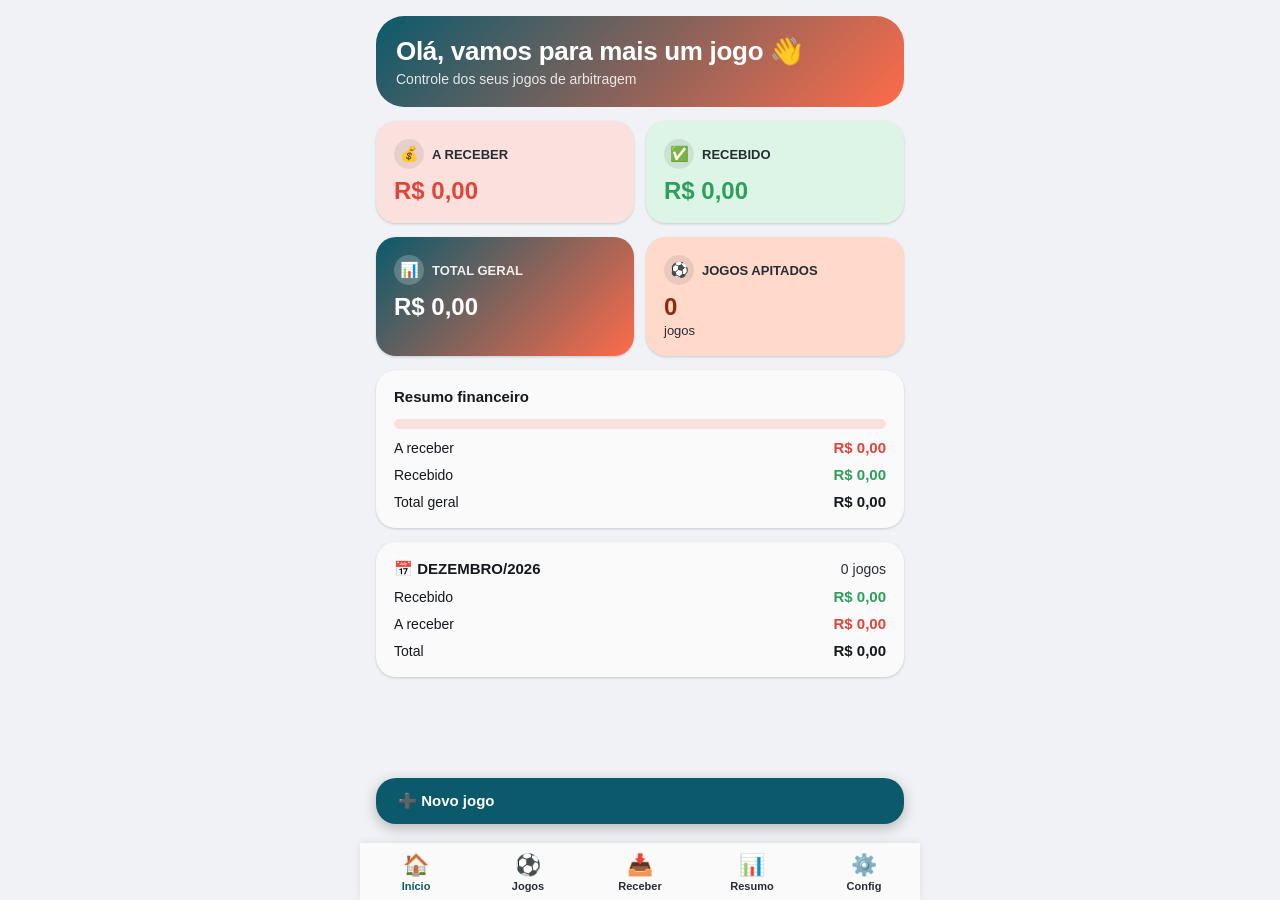
<file: web/index.html>
<!DOCTYPE html>
<html lang="pt-BR">
<head>
<meta charset="UTF-8" />
<meta name="viewport" content="width=device-width, initial-scale=1, viewport-fit=cover, maximum-scale=1" />
<title>Escalas Árbitros</title>
<meta name="description" content="ESCALA S ARBITRAGEM — controle de jogos, pagamentos e recibos de arbitragem, 100% offline." />
<meta name="theme-color" content="#0B5A6C" />
<link rel="manifest" href="manifest.json" />
<link rel="icon" href="icons/icon-192.png" />
<link rel="apple-touch-icon" href="icons/apple-touch-icon.png" />
<meta name="apple-mobile-web-app-capable" content="yes" />
<meta name="apple-mobile-web-app-status-bar-style" content="black-translucent" />
<meta name="apple-mobile-web-app-title" content="Escalas Árbitros" />
<meta name="mobile-web-app-capable" content="yes" />
<link rel="stylesheet" href="css/styles.css" />
<script>
  // Aplica o tema salvo ANTES da primeira pintura, para não "piscar" o tema errado.
  (function () {
    try {
      var tema = localStorage.getItem('tema');
      if (tema === 'claro') document.documentElement.setAttribute('data-theme', 'light');
      else if (tema === 'escuro') document.documentElement.setAttribute('data-theme', 'dark');
    } catch (e) {}
  })();
</script>
</head>
<body>
<div id="app">
  <div id="app-view"></div>
  <nav id="bottom-nav" class="bottom-nav"></nav>
</div>
<div id="toast-host"></div>

<script src="js/vendor/jspdf.umd.min.js"></script>
<script src="js/core.js"></script>
<script src="js/db.js"></script>
<script src="js/backup.js"></script>
<script src="js/pdf.js"></script>
<script src="js/ui.js"></script>
<script src="js/views-dashboard.js"></script>
<script src="js/views-jogos.js"></script>
<script src="js/views-recebimento.js"></script>
<script src="js/views-resumo.js"></script>
<script src="js/views-configuracoes.js"></script>
<script src="js/views-jogoform.js"></script>
<script src="js/views-jogodetail.js"></script>
<script src="js/views-recibo.js"></script>
<script>bootApp();</script>
</body>
</html>
</file>
<file: web/css/styles.css>
/* ESCALA S ARBITRAGEM — Web (PWA)
   Mesma identidade visual do app Android: azul petróleo + coral vibrante,
   cards com contraste do fundo, cantos arredondados, gradiente em
   destaques. Tokens abaixo espelham 1:1 android/.../ui/theme/Color.kt e
   Theme.kt (claro e escuro). */

:root {
  --petroleo-10: #00181D;
  --petroleo-20: #002830;
  --petroleo-40: #0B5A6C;
  --petroleo-80: #96D4E3;
  --petroleo-90: #BDE9F2;
  --petroleo-95: #DEF5FA;
  --coral-30: #96280A;
  --coral-40: #C5401B;
  --coral-80: #FFB59D;
  --coral-90: #FFDACB;
  --coral-vibrante: #FF6B4A;
  --vermelho-40: #B3261E;
  --vermelho-90: #F9DEDC;
  --slate-40: #55647A;
  --slate-80: #BEC8D9;
  --neutro-10: #15181D;
  --neutro-20: #282C33;
  --neutro-26: #31363F;
  --neutro-90: #E3E5E9;
  --neutro-95: #F1F2F5;
  --neutro-99: #FAFAFB;
  --status-recebido: #2E9E5B;
  --status-recebido-bg: #DCF5E6;
  --status-areceber: #E0453A;
  --status-areceber-bg: #FBE1DE;

  --bg: var(--neutro-95);
  --surface: var(--neutro-99);
  --surface-variant: var(--neutro-90);
  --on-surface: var(--neutro-10);
  --on-surface-variant: var(--neutro-20);
  --primary: var(--petroleo-40);
  --on-primary: #ffffff;
  --primary-container: var(--petroleo-90);
  --on-primary-container: var(--petroleo-10);
  --tertiary: var(--coral-40);
  --on-tertiary: #ffffff;
  --tertiary-container: var(--coral-90);
  --on-tertiary-container: var(--coral-30);
  --error: var(--vermelho-40);
  --error-container: var(--vermelho-90);
  --outline: var(--slate-40);
  --status-recebido-bg-themed: var(--status-recebido-bg);
  --status-areceber-bg-themed: var(--status-areceber-bg);
  --shadow: 0 1px 3px rgba(21, 24, 29, 0.10), 0 1px 2px rgba(21, 24, 29, 0.08);
  --radius-s: 14px;
  --radius-m: 20px;
  --radius-l: 28px;
}

:root[data-theme="dark"] {
  --bg: var(--neutro-10);
  --surface: var(--neutro-20);
  --surface-variant: var(--neutro-26);
  --on-surface: var(--neutro-90);
  --on-surface-variant: var(--neutro-90);
  --primary: var(--petroleo-80);
  --on-primary: var(--petroleo-20);
  --primary-container: var(--petroleo-40);
  --on-primary-container: var(--petroleo-95);
  --tertiary: var(--coral-80);
  --on-tertiary: var(--petroleo-20);
  --tertiary-container: var(--coral-40);
  --on-tertiary-container: var(--coral-90);
  --outline: var(--slate-80);
  --status-recebido-bg-themed: #10361F;
  --status-areceber-bg-themed: #3E1512;
  --shadow: 0 2px 8px rgba(0, 0, 0, 0.35);
}

@media (prefers-color-scheme: dark) {
  :root:not([data-theme="light"]) {
    --bg: var(--neutro-10);
    --surface: var(--neutro-20);
    --surface-variant: var(--neutro-26);
    --on-surface: var(--neutro-90);
    --on-surface-variant: var(--neutro-90);
    --primary: var(--petroleo-80);
    --on-primary: var(--petroleo-20);
    --primary-container: var(--petroleo-40);
    --on-primary-container: var(--petroleo-95);
    --tertiary: var(--coral-80);
    --on-tertiary: var(--petroleo-20);
    --tertiary-container: var(--coral-40);
    --on-tertiary-container: var(--coral-90);
    --outline: var(--slate-80);
    --status-recebido-bg-themed: #10361F;
    --status-areceber-bg-themed: #3E1512;
    --shadow: 0 2px 8px rgba(0, 0, 0, 0.35);
  }
}

* { box-sizing: border-box; -webkit-tap-highlight-color: transparent; }

html, body {
  margin: 0; padding: 0; height: 100%;
  background: var(--bg);
  color: var(--on-surface);
  font-family: -apple-system, BlinkMacSystemFont, "Segoe UI", Roboto, Helvetica, Arial, sans-serif;
  -webkit-font-smoothing: antialiased;
}

body { padding-bottom: env(safe-area-inset-bottom); overscroll-behavior-y: none; }

a { color: inherit; }

#app { max-width: 560px; margin: 0 auto; min-height: 100vh; display: flex; flex-direction: column; background: var(--bg); }

.view { padding: 16px 16px calc(96px + env(safe-area-inset-bottom)); flex: 1; }
.view--no-nav-pad { padding-bottom: 32px; }

h1, h2, h3, p { margin: 0; }

.headline { font-size: 26px; font-weight: 800; letter-spacing: -0.3px; }
.title { font-size: 20px; font-weight: 700; letter-spacing: -0.2px; }
.subtitle { font-size: 15px; font-weight: 700; }
.muted { color: var(--on-surface-variant); font-size: 14px; }
.small { font-size: 12.5px; }

/* ---------------- Cards ---------------- */
.card {
  background: var(--surface);
  border-radius: var(--radius-m);
  box-shadow: var(--shadow);
  padding: 18px;
  margin-bottom: 14px;
}
.card-row { display: flex; align-items: center; justify-content: space-between; }
.card-grid-2 { display: grid; grid-template-columns: 1fr 1fr; gap: 12px; margin-bottom: 14px; }

.hero-gradient {
  background: linear-gradient(135deg, var(--primary), var(--coral-vibrante));
  color: #fff;
  border-radius: var(--radius-l);
  padding: 20px;
  margin-bottom: 14px;
}
.hero-gradient .muted { color: rgba(255,255,255,0.85); }
.hero-gradient .headline, .hero-gradient .title { color: #fff; }

/* Stat cards (dashboard) */
.stat-card { background: var(--surface-variant); border-radius: var(--radius-m); box-shadow: var(--shadow); padding: 18px; }
.stat-card.gradient { background: linear-gradient(135deg, var(--primary), var(--coral-vibrante)); color: #fff; }
.stat-card .stat-head { display: flex; align-items: center; gap: 8px; }
.stat-card .icon-badge { width: 30px; height: 30px; border-radius: 50%; display: flex; align-items: center; justify-content: center; font-size: 15px; background: rgba(0,0,0,0.08); flex: none; }
.stat-card.gradient .icon-badge { background: rgba(255,255,255,0.22); }
.stat-card .stat-label { font-size: 13px; font-weight: 600; color: var(--on-surface-variant); }
.stat-card.gradient .stat-label { color: rgba(255,255,255,0.9); }
.stat-card .stat-value { font-size: 24px; font-weight: 800; margin-top: 8px; }
.stat-card .stat-sub { font-size: 13px; color: var(--on-surface-variant); margin-top: 2px; }
.stat-card.gradient .stat-sub { color: rgba(255,255,255,0.85); }

/* ---------------- Status chip ---------------- */
.chip { display: inline-flex; align-items: center; gap: 4px; padding: 5px 12px; border-radius: 999px; font-size: 12.5px; font-weight: 700; }
.chip--recebido { background: var(--status-recebido-bg-themed); color: var(--status-recebido); }
.chip--areceber { background: var(--status-areceber-bg-themed); color: var(--status-areceber); }

/* ---------------- Proportion bar ---------------- */
.proportion-bar { width: 100%; height: 10px; border-radius: 999px; background: var(--status-areceber-bg-themed); overflow: hidden; }
.proportion-bar > div { height: 100%; background: var(--status-recebido); border-radius: 999px; transition: width 0.4s ease; }

/* ---------------- Buttons ---------------- */
.btn {
  display: inline-flex; align-items: center; justify-content: center; gap: 8px;
  border: none; border-radius: 16px; padding: 14px 18px; font-size: 15px; font-weight: 700;
  cursor: pointer; background: var(--primary); color: var(--on-primary); width: 100%;
  font-family: inherit;
}
.btn:active { opacity: 0.85; }
.btn:disabled { opacity: 0.55; cursor: default; }
.btn--tertiary { background: var(--tertiary); color: var(--on-tertiary); }
.btn--outline { background: transparent; color: var(--primary); border: 1.5px solid var(--outline); }
.btn--text { background: transparent; color: var(--primary); width: auto; padding: 8px 10px; }
.btn--text-error { background: transparent; color: var(--error); width: auto; }
.btn--danger-outline { background: transparent; color: var(--error); border: 1.5px solid var(--error); }
.btn--sm { width: auto; padding: 10px 14px; font-size: 14px; }
.btn-row { display: flex; flex-direction: column; gap: 10px; }

.icon-btn {
  display: inline-flex; align-items: center; justify-content: center;
  width: 40px; height: 40px; border-radius: 50%; border: none; background: transparent;
  color: var(--on-surface); cursor: pointer; font-size: 20px;
}
.icon-btn:active { background: var(--surface-variant); }

.fab {
  position: fixed; left: 50%; transform: translateX(-50%);
  bottom: calc(76px + env(safe-area-inset-bottom));
  background: var(--primary); color: var(--on-primary);
  border: none; border-radius: 20px; padding: 14px 22px; font-weight: 700; font-size: 15px;
  box-shadow: 0 4px 14px rgba(0,0,0,0.25); display: flex; align-items: center; gap: 8px; cursor: pointer;
  z-index: 40; max-width: calc(560px - 32px); width: calc(100% - 32px);
}

/* ---------------- Forms ---------------- */
.field { margin-bottom: 14px; }
.field label { display: block; font-size: 13px; font-weight: 600; color: var(--on-surface-variant); margin-bottom: 6px; }
.field input[type=text], .field input[type=search], .field input[type=number], .field textarea, .field select {
  width: 100%; border: 1.5px solid var(--outline); border-radius: 14px; padding: 12px 14px;
  font-size: 15px; background: var(--surface); color: var(--on-surface); font-family: inherit;
}
.field input:focus, .field textarea:focus, .field select:focus { outline: none; border-color: var(--primary); }
.field textarea { resize: vertical; min-height: 70px; }
.field .error-text { color: var(--error); font-size: 12.5px; margin-top: 4px; }
.field.has-error input, .field.has-error textarea { border-color: var(--error); }
.field-row { display: flex; gap: 12px; }
.field-row > .field { flex: 1; }
.datalist-field { position: relative; }

.segmented { display: flex; border: 1.5px solid var(--outline); border-radius: 14px; overflow: hidden; }
.segmented button {
  flex: 1; padding: 11px; border: none; background: var(--surface); color: var(--on-surface);
  font-size: 14px; font-weight: 600; cursor: pointer; font-family: inherit;
}
.segmented button.active { background: var(--primary); color: var(--on-primary); }
.segmented button + button { border-left: 1.5px solid var(--outline); }

.section-header { font-size: 13px; font-weight: 800; color: var(--primary); text-transform: uppercase; letter-spacing: 0.4px; margin-bottom: 10px; }

/* Search + filter row */
.search-row { display: flex; gap: 10px; margin-bottom: 14px; align-items: center; }
.search-box { flex: 1; display: flex; align-items: center; gap: 8px; border: 1.5px solid var(--outline); border-radius: 16px; padding: 10px 14px; background: var(--surface); }
.search-box input { border: none; outline: none; background: transparent; flex: 1; font-size: 15px; color: var(--on-surface); font-family: inherit; }
.filter-btn { display: flex; align-items: center; gap: 6px; border: 1.5px solid var(--outline); border-radius: 16px; padding: 10px 14px; background: var(--surface); color: var(--on-surface); font-weight: 600; font-size: 14px; cursor: pointer; position: relative; font-family: inherit; }
.filter-btn .badge-dot { position: absolute; top: -3px; right: -3px; width: 10px; height: 10px; border-radius: 50%; background: var(--error); }

.chip-row { display: flex; gap: 8px; overflow-x: auto; padding-bottom: 4px; margin-bottom: 10px; }
.chip-btn { white-space: nowrap; padding: 8px 14px; border-radius: 999px; border: 1.5px solid var(--outline); background: var(--surface); color: var(--on-surface); font-size: 13.5px; font-weight: 600; cursor: pointer; font-family: inherit; }
.chip-btn.active { background: var(--primary-container); color: var(--on-primary-container); border-color: transparent; }

/* ---------------- Jogo item ---------------- */
.jogo-item { background: var(--surface); border-radius: var(--radius-m); box-shadow: var(--shadow); padding: 16px; margin-bottom: 10px; cursor: pointer; }
.jogo-item .top-row { display: flex; justify-content: space-between; align-items: flex-start; gap: 8px; }
.jogo-item .title-row { display: flex; align-items: center; gap: 10px; flex: 1; min-width: 0; }
.jogo-item .icon-badge { width: 30px; height: 30px; border-radius: 50%; background: var(--tertiary-container); display: flex; align-items: center; justify-content: center; font-size: 15px; flex: none; }
.jogo-item .confronto { font-size: 16px; font-weight: 700; overflow: hidden; text-overflow: ellipsis; display: -webkit-box; -webkit-line-clamp: 2; -webkit-box-orient: vertical; }
.jogo-item .datahora { color: var(--on-surface-variant); font-size: 14px; margin-top: 6px; }
.jogo-item .subinfo { color: var(--on-surface-variant); font-size: 14px; margin-top: 2px; }
.jogo-item .valor { font-size: 18px; font-weight: 800; margin-top: 10px; }
.jogo-item .valor.recebido { color: var(--status-recebido); }
.jogo-item.selected { background: var(--primary-container); }
.jogo-item .comp-tag { font-size: 12px; font-weight: 800; color: var(--primary); margin-bottom: 2px; }
.jogo-item input[type=checkbox] { width: 20px; height: 20px; margin-right: 6px; }

.empty-state { text-align: center; padding: 48px 20px; color: var(--on-surface-variant); }
.empty-state .icon { font-size: 44px; margin-bottom: 12px; }
.empty-state .title { font-size: 17px; font-weight: 700; color: var(--on-surface); margin-bottom: 6px; }

/* ---------------- Bottom nav ---------------- */
.bottom-nav {
  position: fixed; bottom: 0; left: 50%; transform: translateX(-50%);
  width: 100%; max-width: 560px; display: flex; background: var(--surface);
  box-shadow: 0 -1px 8px rgba(0,0,0,0.08); padding-bottom: env(safe-area-inset-bottom); z-index: 50;
}
.bottom-nav button {
  flex: 1; border: none; background: transparent; padding: 10px 2px 8px; display: flex; flex-direction: column;
  align-items: center; gap: 3px; color: var(--on-surface-variant); font-size: 11px; font-weight: 600; cursor: pointer; font-family: inherit;
}
.bottom-nav button .nav-icon { font-size: 21px; }
.bottom-nav button.active { color: var(--primary); }

/* ---------------- Top bar (sub screens) ---------------- */
.top-bar { display: flex; align-items: center; gap: 8px; padding: calc(10px + env(safe-area-inset-top)) 6px 10px; position: sticky; top: 0; background: var(--bg); z-index: 20; }
.top-bar .title { flex: 1; }

/* ---------------- Sheets / dialogs ---------------- */
.overlay { position: fixed; inset: 0; background: rgba(0,0,0,0.45); z-index: 100; display: flex; align-items: flex-end; justify-content: center; }
.overlay.overlay--center { align-items: center; padding: 20px; }
.sheet { background: var(--surface); width: 100%; max-width: 560px; border-radius: 24px 24px 0 0; padding: 20px 20px calc(24px + env(safe-area-inset-bottom)); max-height: 85vh; overflow-y: auto; }
.sheet-handle { width: 40px; height: 4px; background: var(--outline); border-radius: 999px; margin: 0 auto 14px; opacity: 0.5; }
.dialog { background: var(--surface); width: 100%; max-width: 420px; border-radius: var(--radius-m); padding: 22px; }
.dialog .title { margin-bottom: 10px; }
.dialog .btn-row-h { display: flex; justify-content: flex-end; gap: 8px; margin-top: 18px; }

.option-row { display: flex; align-items: center; gap: 14px; background: var(--surface-variant); border-radius: 16px; padding: 16px 18px; margin-bottom: 8px; cursor: pointer; border: none; width: 100%; text-align: left; font-family: inherit; }
.option-row .emoji { font-size: 22px; }
.option-row .label { flex: 1; font-size: 15.5px; font-weight: 600; color: var(--on-surface); }
.option-row .sub { font-size: 13px; color: var(--on-surface-variant); }
.option-row .chevron { color: var(--on-surface-variant); }

/* ---------------- List rows (configuracoes) ---------------- */
.list-item { display: flex; align-items: center; gap: 14px; padding: 14px 4px; cursor: pointer; border-bottom: 1px solid var(--surface-variant); }
.list-item:last-child { border-bottom: none; }
.list-item .icon { font-size: 20px; width: 28px; text-align: center; }
.list-item .texts { flex: 1; }
.list-item .texts .t1 { font-size: 15px; font-weight: 600; }
.list-item .texts .t2 { font-size: 13px; color: var(--on-surface-variant); margin-top: 2px; }

/* ---------------- Toast / snackbar ---------------- */
#toast-host { position: fixed; bottom: calc(90px + env(safe-area-inset-bottom)); left: 50%; transform: translateX(-50%); z-index: 200; display: flex; flex-direction: column; gap: 8px; width: calc(100% - 32px); max-width: 528px; }
.toast { background: var(--neutro-20); color: #fff; padding: 14px 16px; border-radius: 14px; font-size: 14px; box-shadow: 0 4px 12px rgba(0,0,0,0.3); }
.toast.error { background: var(--error); }

/* ---------------- Bar charts ---------------- */
.bar-chart { display: flex; align-items: flex-end; gap: 6px; height: 120px; }
.bar-chart .bar-col { flex: 1; display: flex; flex-direction: column; align-items: center; justify-content: flex-end; height: 100%; gap: 4px; }
.bar-chart .bar { width: 100%; border-radius: 4px 4px 0 0; min-height: 2px; }
.bar-chart .bar-label { font-size: 10px; color: var(--on-surface-variant); }
.hbar-row { margin-bottom: 10px; }
.hbar-row .hbar-label { display: flex; justify-content: space-between; font-size: 13px; margin-bottom: 4px; }
.hbar-track { height: 10px; border-radius: 999px; background: var(--surface-variant); overflow: hidden; }
.hbar-track > div { height: 100%; border-radius: 999px; }
.legend-row { display: flex; gap: 16px; align-items: center; }
.legend-dot { display: inline-flex; align-items: center; gap: 6px; font-size: 13px; color: var(--on-surface-variant); }
.legend-dot .dot { width: 10px; height: 10px; border-radius: 50%; }

/* ---------------- Misc ---------------- */
.spinner { width: 28px; height: 28px; border: 3px solid var(--surface-variant); border-top-color: var(--primary); border-radius: 50%; animation: spin 0.7s linear infinite; }
.center-spinner { display: flex; align-items: center; justify-content: center; padding: 60px 0; }
@keyframes spin { to { transform: rotate(360deg); } }
.divider { height: 1px; background: var(--surface-variant); margin: 8px 0 14px; }
.activation-lock-icon { font-size: 30px; text-align: center; margin-bottom: 8px; }
.stepper { display: flex; align-items: center; gap: 14px; }
.stepper button { width: 38px; height: 38px; border-radius: 10px; border: none; background: var(--surface); box-shadow: var(--shadow); font-size: 18px; font-weight: 700; cursor: pointer; color: var(--on-surface); }
.stepper button:disabled { opacity: 0.4; }
.stepper .value { font-size: 20px; font-weight: 800; min-width: 36px; text-align: center; }
.count-row { display: flex; gap: 20px; margin: 10px 0 14px; }
.count-item .value { font-size: 20px; font-weight: 800; }
.count-item .label { font-size: 12px; color: var(--on-surface-variant); }
</file>
